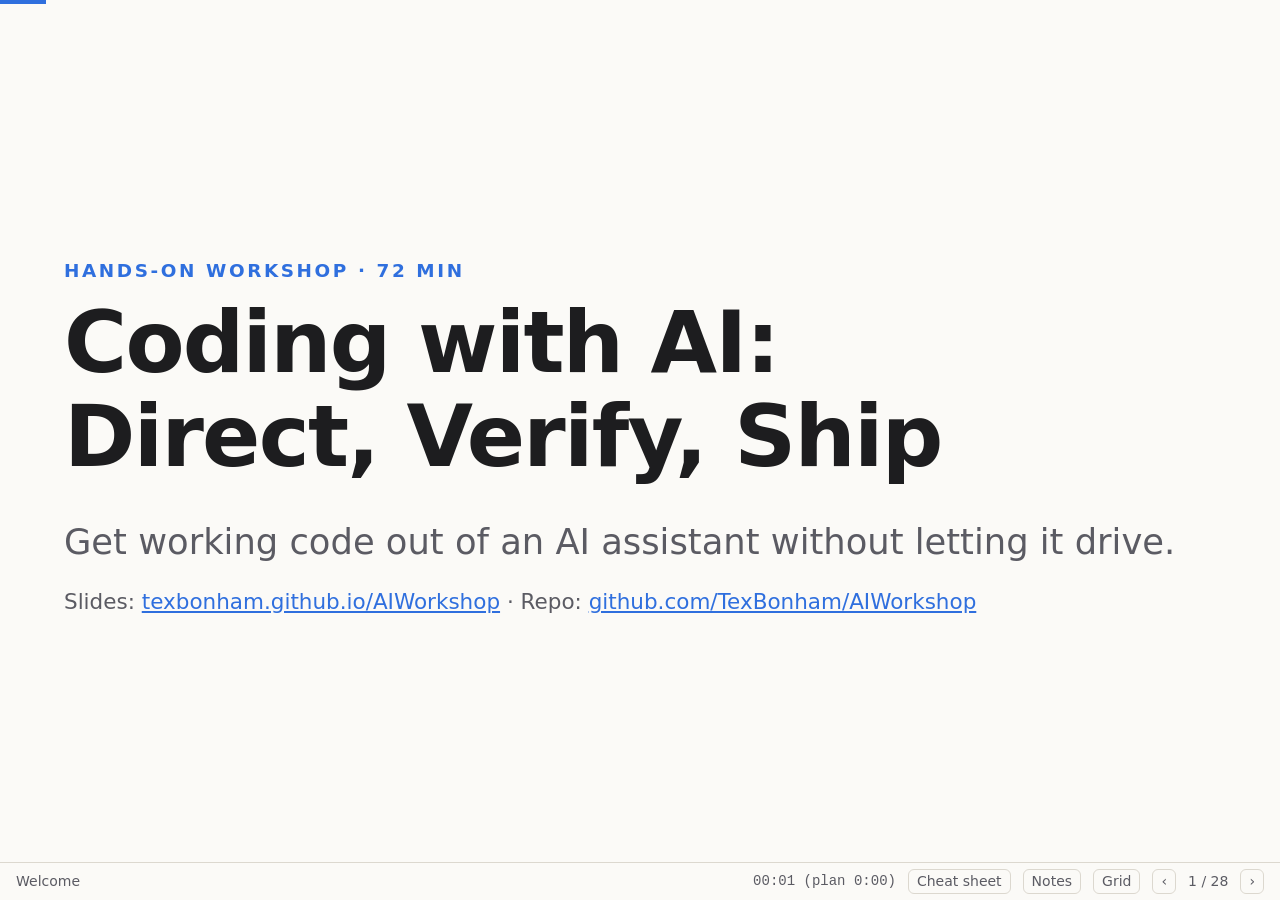
<file: docs/index.html>
<!doctype html>
<html lang="en">
<head>
  <meta charset="utf-8">
  <meta name="viewport" content="width=device-width, initial-scale=1">
  <title>Coding with AI</title>
  <meta name="description" content="Slides for a 72-minute hands-on workshop on directing an AI coding assistant: give it context, make it plan, verify everything, keep the decisions yourself.">
  <link rel="stylesheet" href="css/slides.css">
</head>
<body>
<div class="progress" id="progress"></div>
<main class="deck">

<!-- ===== Section 0: Welcome ===== -->
<section class="slide title-slide" data-section="Welcome" data-at="0:00">
  <div class="kicker">Hands-on workshop · 72 min</div>
  <h1>Coding with AI:<br>Direct, Verify, Ship</h1>
  <p class="lead">Get working code out of an AI assistant without letting it drive.</p>
  <p class="small">Slides: <a href="https://texbonham.github.io/AIWorkshop/">texbonham.github.io/AIWorkshop</a> · Repo: <a href="https://github.com/TexBonham/AIWorkshop">github.com/TexBonham/AIWorkshop</a></p>
  <aside class="notes">
    <ul>
      <li>[0:00] Welcome. Title is a placeholder; change it here and in the &lt;title&gt;.</li>
      <li>Laptops open, signed in to claude.ai, repo ZIP downloaded. Anyone who skipped SETUP.md: hand up now, a helper comes to you.</li>
      <li>Press N to hide these notes, F for fullscreen, T to reset the clock.</li>
    </ul>
  </aside>
</section>

<section class="slide">
  <h2>Today, in 72 minutes</h2>
  <div class="table-wrap">
  <table class="simple">
    <tr><th>Min</th><th>What</th><th>You</th></tr>
    <tr><td>0–3</td><td>Welcome, budget warning, open the ZIP</td><td>follow along</td></tr>
    <tr><td>3–14</td><td>How to work with an AI assistant: two failures, nine habits</td><td>watch</td></tr>
    <tr><td>14–26</td><td><strong>Lab 1</strong> · The bug that isn't where it looks</td><td>hands-on</td></tr>
    <tr><td>26–30</td><td>Debrief · from a complaint to a spec</td><td>discuss</td></tr>
    <tr><td>30–45</td><td><strong>Lab 2</strong> · The complaint</td><td>hands-on</td></tr>
    <tr><td>45–49</td><td>Debrief · building from a brief</td><td>discuss</td></tr>
    <tr><td>49–67</td><td><strong>Lab 3</strong> · Build from a brief (pick one of two)</td><td>hands-on</td></tr>
    <tr><td>67–72</td><td>Recap, take-home, beyond the browser</td><td>listen</td></tr>
  </table>
  </div>
  <p class="small">Every step is in <a href="https://github.com/TexBonham/AIWorkshop/blob/main/LABS.md">LABS.md</a> · prompts in <code>labs/prompts.md</code> · one page: <a href="cheatsheet.html">cheat sheet</a></p>
  <aside class="notes">
    <ul>
      <li>[~0:45] You leave with: a workflow that gets correct code out of an assistant, nine habits, and nine copy-paste prompt skeletons.</li>
      <li>Mostly doing. Three labs. Each one is built so "just fix it" fails and the workflow works.</li>
      <li>Fall behind? LABS.md has every step. Nobody gets left behind.</li>
    </ul>
  </aside>
</section>

<section class="slide">
  <h2>You have a message budget</h2>
  <ul>
    <li>The free limit is on <strong>work</strong>, not a fixed count: long chats, big pastes and page builds cost more</li>
    <li>It's a <strong>rolling 5-hour window</strong>, so a new chat does <strong>not</strong> reset it</li>
    <li>In our dry run on a fresh free account, the limit hit on the <strong>11th</strong> message</li>
  </ul>
  <div class="table-wrap">
  <table class="simple">
    <tr><th>Lab</th><th>Minutes</th><th>Messages</th></tr>
    <tr><td>Lab 1 · the bug</td><td>12</td><td>≤ 3</td></tr>
    <tr><td>Lab 2 · the complaint</td><td>15</td><td>≤ 4</td></tr>
    <tr><td>Lab 3 · build from a brief</td><td>18</td><td>≤ 3</td></tr>
  </table>
  </div>
  <p class="lead">Every "still broken, try again" is a message you don't get back.</p>
  <aside class="notes">
    <ul>
      <li>[~1:15] Measured once, 2026-10-24, weekday afternoon, fresh free account: roughly 10 lab-sized messages. All labs took 9 messages, zero fix rounds; the limit hit on the 11th. Say "roughly 10, measured once", never promise a number.</li>
      <li>No usage meter on a free account, and in the dry run no warning came at all: the 11th reply just stopped mid-sentence. Tell them to count.</li>
      <li>Run out mid-lab? Pair with a neighbour. That's the plan, not a failure.</li>
    </ul>
  </aside>
</section>

<section class="slide lab" data-at="2:00">
  <div class="kicker">Hands-on · Lab 0 · 1 min · 0 messages</div>
  <h2>Set up your workspace</h2>
  <ol>
    <li>Unzip the repo. Double-click <code>labs/lab1-bug/index.html</code>: a grade calculator opens</li>
    <li>Go to <strong>claude.ai</strong> → create one <strong>Project</strong> named <code>AI Workshop</code></li>
    <li>Paste skeleton <span class="skel">#0</span> (the project brief) into the Project's <strong>instructions</strong></li>
    <li>Every lab = a <strong>new chat inside that Project</strong></li>
  </ol>
  <p class="small">No Projects in your sidebar? Fine: paste <span class="skel">#0</span> as the first message of every chat instead.</p>
  <p class="labfoot">Full steps in <a href="https://github.com/TexBonham/AIWorkshop/blob/main/LABS.md#lab-0-set-up-follow-along">LABS.md</a> · skeletons in <code>labs/prompts.md</code></p>
  <aside class="notes">
    <ul>
      <li>[2:00–3:00] Do it live on the projector once. Show where the ZIP unzipped and where prompts.md is.</li>
      <li>Projects are in the left sidebar; the Project instructions field takes skeleton #0 as-is (confirmed in the dry run).</li>
      <li>Most people will finish this during the next section; that's fine. Helpers watch for anyone with no claude.ai login.</li>
      <li>Fallback costs nothing extra: #0 just rides along in message 1 of each lab.</li>
    </ul>
  </aside>
</section>

<!-- ===== Section 1: How to work with an AI assistant ===== -->
<section class="slide divider" data-section="1 · How to work with an AI assistant" data-at="3:00">
  <div class="kicker">Part 1</div>
  <h1>Two ways "just ask" fails</h1>
  <p class="lead">A tiny tip splitter, one bug, two requests.</p>
  <aside class="notes">
    <ul>
      <li>[3:00] Live demo on the instructor's account; screenshots in instructor/demo/ as fallback.</li>
      <li>The example (tip.js) is deliberately not any of the labs. Target: done with both demos by ~7:00.</li>
    </ul>
  </aside>
</section>

<section class="slide">
  <h2>Failure 1: "fix the bug"</h2>
  <div class="chat">
    <div class="you"><span class="who">You</span>fix the bug<pre><code>function splitBill(bill, tipPercent, people) {
  const tip = bill * tipPercent / 100;
  const share = bill / people + tip;
  return roundCents(share);
}
function roundCents(x) {
  let cents = Math.round(x * 100);
  if (cents % 1 !== 0) { cents = Math.ceil(cents); }
  return cents / 100;
}</code></pre></div>
    <div class="ai"><span class="who">Assistant</span>Found it! <code>roundCents</code> is convoluted: the <code>cents % 1</code> check can never be true. I've rewritten it as <code>Math.round(x * 100) / 100</code>. <strong>Fixed!</strong> Your tip splitter should work correctly now.</div>
  </div>
  <div class="card bad"><p>The rounding was ugly but <strong>correct</strong>. The real bug, <em>$60, 20% tip, 3 people shows $32.00 each, expected $24.00</em>, is untouched. It never heard the symptom.</p></div>
  <aside class="notes">
    <ul>
      <li>[~3:30] Live demo on the instructor's account; screenshots in instructor/demo/ as fallback. Exact wording will differ live; the pattern is what matters.</li>
      <li>Ask the room: what was the bug? (Tip isn't divided among people: 60/3 + 12 = 32.) Nobody told the assistant, so it fixed the ugliest code it saw and declared victory.</li>
      <li>"Fixed!" is a claim, not a result. Hold that thought: habit 6.</li>
    </ul>
  </aside>
</section>

<section class="slide">
  <h2>Failure 2: "add X"</h2>
  <div class="chat">
    <div class="you"><span class="who">You</span>Add an option to round each share up to the next dollar. <em>(tip.js pasted)</em></div>
    <div class="ai"><span class="who">Assistant</span>Done! I added a <code>roundUp</code> option. While I was in there I also:
      <ul>
        <li>renamed <code>splitBill</code> to <code>calculateShare</code> for clarity</li>
        <li>converted everything to arrow functions</li>
        <li>formatted the result with a currency symbol</li>
      </ul>
    </div>
  </div>
  <div class="card bad"><p>One request, four changes to review. The page still calls <code>splitBill()</code>, so now <strong>nothing</strong> works, and the display shows <code>$$24.00</code>.</p></div>
  <aside class="notes">
    <ul>
      <li>[~5:30] Live demo on the instructor's account; screenshots in instructor/demo/ as fallback.</li>
      <li>Point: the assistant is eager. Unasked "improvements" are where new bugs come from, and they make the real change hard to find.</li>
      <li>Both failures are preventable with what you say, not with a better model. That's the next 7 minutes.</li>
    </ul>
  </aside>
</section>

<section class="slide">
  <div class="kicker">Habit 1</div>
  <h2><span class="habit">1</span> Context first</h2>
  <p>Start every chat with a short <strong>project brief</strong>: what the code is, what "done" means, what not to touch.</p>
  <div class="cols">
    <div class="card good"><h3>In a Project</h3><p>The brief lives in the Project's instructions. Every new chat starts with it, free.</p></div>
    <div class="card"><h3>No Projects?</h3><p>Paste the brief as the first lines of message 1.</p></div>
  </div>
  <p class="small">Skeleton <span class="skel">#0</span> · it also bans refactors and "fixed!" claims for the whole chat.</p>
  <aside class="notes">
    <ul>
      <li>[~7:00] Target: ~40 s per habit slide. You'll practise all of them in the labs.</li>
      <li>Show skeleton #0 in labs/prompts.md briefly: "list assumptions, smallest change, only app.js, show changed lines, never say fixed".</li>
      <li>That one paste would have prevented most of Failure 2.</li>
    </ul>
  </aside>
</section>

<section class="slide">
  <div class="kicker">Habits 2 and 3</div>
  <h2>Describe what you saw, then prove it</h2>
  <div class="cols">
    <div class="card"><h3><span class="habit">2</span> Symptom, not diagnosis</h3><p>Say what you did, what you saw, what you expected. Don't guess the cause for it; a wrong guess sends it to the wrong place.</p></div>
    <div class="card"><h3><span class="habit">3</span> Reproduce, paste the real output</h3><p>The exact wrong number. The red test lines, copied. <strong>Text, not screenshots.</strong></p></div>
  </div>
  <pre><code>What I saw:      $60, 20% tip, 3 people → $32.00 each
What I expected: $24.00 each ((60 + 12) / 3)</code></pre>
  <p class="small">Skeletons <span class="skel">#1</span> report a bug · <span class="skel">#4</span> report back after testing</p>
  <aside class="notes">
    <ul>
      <li>[~7:40] With these two lines, Failure 1 doesn't happen: it looks at the share math, not the rounding.</li>
      <li>"I think the rounding is wrong" is a diagnosis. If you're wrong, it agrees with you anyway.</li>
    </ul>
  </aside>
</section>

<section class="slide">
  <div class="kicker">Habit 4</div>
  <h2><span class="habit">4</span> Plan before code, with assumptions</h2>
  <p class="lead">"List your assumptions and a plan. Don't write code yet."</p>
  <ol>
    <li>It lists assumptions and a numbered plan</li>
    <li>You <strong>correct</strong> the wrong assumptions</li>
    <li>You <strong>approve</strong> specific steps</li>
    <li>Then it writes code</li>
  </ol>
  <p>A wrong assumption costs one line to fix in a plan, and a whole rewrite after the code.</p>
  <p class="small">Skeletons <span class="skel">#2</span> assumptions + plan · <span class="skel">#3</span> approve and correct</p>
  <aside class="notes">
    <ul>
      <li>[~8:40] This is the habit that matters most for Labs 2 and 3. It feels slower; it is cheaper.</li>
      <li>Reading the assumptions list is where you find out it misunderstood you, before you pay for code.</li>
    </ul>
  </aside>
</section>

<section class="slide">
  <div class="kicker">Habits 5 and 6</div>
  <h2>Steps you can check</h2>
  <div class="cols">
    <div class="card"><h3><span class="habit">5</span> One intention per request</h3><p>Size the step to what you can still check: a line in a small file, a tested feature in a big one. Forbid changes you didn't ask for. "Show me only the changed lines."</p></div>
    <div class="card"><h3><span class="habit">6</span> Verify before you believe</h3><p>It may run its own tests, and say so. Ask what it ran, and read what it says it did <strong>not</strong> test. <strong>Your</strong> checklist, in your browser, decides.</p></div>
  </div>
  <p class="small">Skeletons <span class="skel">#3</span> approve steps 1–3 only · <span class="skel">#4</span> report back · <span class="skel">#8</span> fix only these</p>
  <aside class="notes">
    <ul>
      <li>[~9:40] Every lab has a tests page or a checklist. Its verdict beats the assistant's.</li>
      <li>Free Claude has a code sandbox and uses it unprompted: in the dry run it ran the Lab 2 examples itself and drove a headless browser against its Lab 3 build. Useful, but its tests check its reading of the spec. Yours check yours. Skeleton #0 now asks it to say what it ran and what it did not test.</li>
      <li>Scale: today a step is a line and you check after every edit, because the files are tiny. On a real project a step is a feature behind a test, and the check is one full run at the end of a stage. The size changes; "one intention" and "something other than the assistant decides" never do.</li>
      <li>If it says "fixed" and the test is red, don't argue in prose: paste the red lines (#4).</li>
    </ul>
  </aside>
</section>

<section class="slide">
  <div class="kicker">Habit 7</div>
  <h2><span class="habit">7</span> Read the diff, own the decision</h2>
  <ul>
    <li>You are the reviewer. If you can't say which line changed and why, you're not done.</li>
    <li>When a choice matters, make it argue against itself:</li>
  </ul>
  <pre><code>Give me the strongest case against this approach, and one
alternative. Then tell me which you'd pick and why. No code.</code></pre>
  <p class="small">Skeleton <span class="skel">#6</span> argue against it</p>
  <aside class="notes">
    <ul>
      <li>[~10:40] Assistants agree with you by default. Asking for the case against is how you get the other side.</li>
      <li>Lab 2 is where this pays off: the obvious fix is not the right one.</li>
    </ul>
  </aside>
</section>

<section class="slide">
  <div class="kicker">Habits 8 and 9</div>
  <h2>Keep chats short, spend on purpose</h2>
  <div class="cols">
    <div class="card"><h3><span class="habit">8</span> Fresh chat when context rots</h3><p>Long chats drift and cost more per message. <strong>New lab = new chat.</strong> Your Project brief comes with you.</p></div>
    <div class="card"><h3><span class="habit">9</span> Budget your messages</h3><p>Each lab has a spend plan. LABS.md says <em>"Message 2 of 3"</em> on every step that sends one.</p></div>
  </div>
  <p class="lead">Plan → approve → one change → test → report back.</p>
  <aside class="notes">
    <ul>
      <li>[~11:40] Recap the loop in one line, then go.</li>
      <li>Questions? Take one or two, max. Lab 1 starts at 14:00.</li>
    </ul>
  </aside>
</section>

<!-- ===== Section 2: Lab 1 ===== -->
<section class="slide lab" data-section="2 · Lab 1: The bug" data-at="14:00">
  <div class="kicker">Hands-on · Lab 1 · 12 min · ≤3 messages</div>
  <h2>The bug that isn't where it looks</h2>
  <div class="ticket">
    <p><strong>#41 · Homework average comes out as 50.7%</strong></p>
    <p>I copied my homework scores straight from the syllabus tracker sheet: <strong>9 / 10, 40 / 50, 95 / 100</strong>. The app shows the Homework average as <strong>50.7%</strong>, and my overall grade shows a C. By hand those are 90%, 80% and 95%, which average to <strong>88.3%</strong>, and that should make the overall a B.</p>
    <p>Quizzes and the midterm look right, so it's just Homework.</p>
  </div>
  <ol>
    <li>New chat in your Project. Reproduce it in <code>index.html</code>; open <code>tests.html</code>, copy the red lines</li>
    <li>Msg 1 <span class="skel">#1</span> symptom + red lines + <code>app.js</code>, no code yet</li>
    <li>Msg 2 <span class="skel">#3</span> correct and approve → edit <code>app.js</code>, save, refresh <code>tests.html</code></li>
    <li>Still red? Msg 3 <span class="skel">#4</span> paste the red lines back</li>
    <li>Done: all green, and you can point at the line you changed</li>
  </ol>
  <p class="labfoot">Full steps in <a href="https://github.com/TexBonham/AIWorkshop/blob/main/LABS.md#lab-1-the-bug-that-isnt-where-it-looks">LABS.md</a> · ticket in <code>labs/lab1-bug/README.md</code></p>
  <aside class="notes">
    <ul>
      <li>[14:00–26:00] Reproduce on the projector first: open index.html, the Homework row is already filled in and shows 50.7%; expected 88.3%. Then let them go.</li>
      <li>Walk the room. Look for people who typed "fix the bug": ask what the ticket says, point them at skeleton #1.</li>
      <li>Watch for: a "fix" that turns a different test red. That's the point; paste it back with #4.</li>
      <li>Snags: tests still red after saving → edited the wrong copy of app.js, or didn't refresh. Notepad saved as app.js.txt → Save as type: All files.</li>
      <li>[~24:00] Two-minute warning.</li>
    </ul>
  </aside>
</section>

<!-- ===== Section 3: Debrief Lab 1 ===== -->
<section class="slide divider" data-section="3 · Debrief: complaint to spec" data-at="26:00">
  <div class="kicker">Debrief · Lab 1</div>
  <h1>Where was the bug?</h1>
  <ul>
    <li>Who got all green in two messages? What did you paste in message 1?</li>
    <li>Did anyone's assistant rewrite code that wasn't broken? Did it say "fixed"?</li>
    <li>Did a <em>different</em> test go red after the first fix? What did you send back?</li>
  </ul>
  <aside class="notes">
    <ul>
      <li>[26:00] Two minutes, hands up, take two or three answers. Get one person to say which line changed and why.</li>
      <li>Land it: the symptom plus the red test text pointed straight at the average; "fix the bug" pointed at the ugliest code.</li>
    </ul>
  </aside>
</section>

<section class="slide">
  <h2>From a complaint to a spec</h2>
  <div class="cols">
    <div class="card bad"><h3>A complaint</h3><p>"The search is broken." Real, but it doesn't say what <em>right</em> looks like.</p></div>
    <div class="card good"><h3>A requirement</h3><p>Examples with expected results: "I type X, I see A and B, I don't see C."</p></div>
  </div>
  <ul>
    <li><strong>Examples are the spec.</strong> Write them before you open the chat</li>
    <li><strong>Ask for its assumptions</strong>: the gaps your examples don't cover <span class="skel">#5</span> <span class="skel">#2</span></li>
    <li><strong>Make it argue against</strong> the obvious fix <span class="skel">#6</span></li>
  </ul>
  <aside class="notes">
    <ul>
      <li>[~28:00] Bridge to Lab 2. Nothing is broken in Lab 2: every test passes. The code does what it was written to do, not what people expect.</li>
      <li>You decide what "correct" is. The assistant can't, because only the owner knows.</li>
    </ul>
  </aside>
</section>

<!-- ===== Section 4: Lab 2 ===== -->
<section class="slide lab" data-section="4 · Lab 2: The complaint" data-at="30:00">
  <div class="kicker">Hands-on · Lab 2 · 15 min · ≤4 messages</div>
  <h2>The complaint</h2>
  <div class="ticket">
    <p class="from">From a student, via the feedback form</p>
    <p>The search on the events page is broken. I typed <strong>art</strong> and got <em>Startup Weekend</em> and <em>Cartography Club</em>. Neither of those has anything to do with art. The actual <em>Art Society Open Studio</em> was in the list, but so was a bunch of junk.</p>
  </div>
  <ol>
    <li>New chat. <strong>Before opening Claude:</strong> write 5 example searches with expected results</li>
    <li>Msg 1 <span class="skel">#5</span> complaint + <strong>all five</strong> examples filled in + <code>app.js</code></li>
    <li>Msg 2 <span class="skel">#3</span> your decisions → apply, refresh <code>tests.html</code>, try your examples</li>
    <li>Checklist on the projector → only if something fails, Msg 3 <span class="skel">#8</span></li>
    <li>Msg 4: ask for 2 tests for the new behaviour, paste them into <code>tests.js</code></li>
  </ol>
  <p class="labfoot">Full steps in <a href="https://github.com/TexBonham/AIWorkshop/blob/main/LABS.md#lab-2-the-complaint">LABS.md</a></p>
  <aside class="notes">
    <ul>
      <li>[30:00–45:00] Stress step 1: pen and paper (or a text file) first. No examples, no message 1.</li>
      <li>Walk the room. If someone's plan makes the match much stricter, ask them to try a few partial words in index.html, then point them at #6.</li>
      <li>Don't reveal the owner's intent before the checklist slide.</li>
      <li>Snag: tests.js edit breaks tests.html → they pasted outside the list; check the end of the file.</li>
    </ul>
  </aside>
</section>

<section class="slide center" data-at="37:00">
  <div class="kicker">Lab 2 · minute 7</div>
  <h2>Acceptance checklist</h2>
  <p class="lead">The owner's checklist is now on the projector.</p>
  <p>Run every query in <code>index.html</code>. Anything that fails goes into skeleton <span class="skel">#8</span>.</p>
  <aside class="notes">
    <ul>
      <li>[37:00] Switch the projector to instructor/checklists/lab2.md (written after the Gate 3 dry run). It is NOT in this deck because the deck is public.</li>
      <li>Leave it up until ~43:00. Ask: whose examples already covered most of it?</li>
      <li>[~43:00] Last step: ask for two tests for the new behaviour and paste them into tests.js.</li>
    </ul>
  </aside>
</section>

<!-- ===== Section 5: Debrief Lab 2 ===== -->
<section class="slide divider" data-section="5 · Debrief: brief to build" data-at="45:00">
  <div class="kicker">Debrief · Lab 2</div>
  <h1>Who decided what "art" means?</h1>
  <ul>
    <li>Who wrote all 5 examples before opening Claude? How many checklist items did they already cover?</li>
    <li>Which of its assumptions did you correct?</li>
    <li>Did anyone's plan match whole words only? What did that break?</li>
  </ul>
  <aside class="notes">
    <ul>
      <li>[45:00] Two minutes. Get one wrong assumption out loud.</li>
      <li>Land it: the obvious fix (whole words only) is the wrong one: it breaks partial-word searches people rely on. Only the owner's examples tell you that.</li>
    </ul>
  </aside>
</section>

<section class="slide">
  <h2>From a brief to a build</h2>
  <p class="lead">Brief → spec → acceptance checks → <strong>one</strong> build → test locally → fix only what fails</p>
  <div class="cols">
    <div class="card"><h3>Why one build</h3><p>A whole page is a long reply. Each rebuild costs far more of your budget than a short answer. Settle the spec first, then build once.</p></div>
    <div class="card"><h3>Test it where it runs</h3><p>The build arrives as an artifact with a <strong>Download</strong> button. Open the file in your browser and tick your list.</p></div>
  </div>
  <ul>
    <li>It will test its own build. Good. In Lab 2 its checks passed while one of your decisions was still open.</li>
  </ul>
  <p class="small">Skeletons <span class="skel">#7</span> build from a brief · <span class="skel">#3</span> approve · <span class="skel">#8</span> fix round</p>
  <aside class="notes">
    <ul>
      <li>[~47:00] An <em>artifact</em> is the panel where Claude shows a whole file. Show its Download button on the projector. In the dry run both builds arrived as downloadable artifacts.</li>
      <li>Free accounts get a code sandbox: in the dry run it ran a headless browser against its own build unprompted. Its tests check its reading of the brief; theirs check theirs.</li>
      <li>Fix rounds name the failing checks only. "Make it better" restarts the whole page.</li>
    </ul>
  </aside>
</section>

<section class="slide" data-at="48:30">
  <div class="kicker">30 seconds</div>
  <h2>Count your messages</h2>
  <ul>
    <li>There is <strong>no usage meter</strong> on a free account, and you may get no warning: the reply just stops</li>
    <li>Sent <strong>7 or more</strong> messages today? Pick <strong>brief B</strong></li>
    <li>Fewer? Pick <strong>brief A</strong></li>
  </ul>
  <aside class="notes">
    <ul>
      <li>[48:30] Hands up: who has sent 7 or more messages today, including outside the workshop? Those people take B or pair up.</li>
      <li>Pairing plan: one laptop drives, the other person writes the acceptance checks.</li>
    </ul>
  </aside>
</section>

<!-- ===== Section 6: Lab 3 ===== -->
<section class="slide lab" data-section="6 · Lab 3: Build from a brief" data-at="49:00">
  <div class="kicker">Hands-on · Lab 3 · 18 min · ≤3 messages</div>
  <h2>Build from a brief: pick one</h2>
  <div class="cols">
    <div class="card"><h3>A · Class schedule builder</h3><p><strong>Standard pick.</strong> An advising office wants a weekly grid that shows which courses collide.</p><p><code>labs/lab3-build/brief-schedule.md</code></p></div>
    <div class="card"><h3>B · Game of Life</h3><p><strong>Lighter pick:</strong> low on budget, or want the more visual result. A club wants a demo page for its fair table.</p><p><code>labs/lab3-build/brief-life.md</code></p></div>
  </div>
  <p class="lead">The other one is your take-home.</p>
  <aside class="notes">
    <ul>
      <li>[49:00] One minute to choose. Most people should take A.</li>
      <li>Both briefs are deliberately vague. The "What the brief does not say" list under each one is the real work.</li>
    </ul>
  </aside>
</section>

<section class="slide lab">
  <div class="kicker">Hands-on · Lab 3 · 18 min · ≤3 messages</div>
  <h2>Spec first, build once</h2>
  <ol>
    <li>On paper: answer "What the brief does not say", then write 8–12 acceptance checks</li>
    <li>New chat. Msg 1 <span class="skel">#7</span> brief + checks, no build yet</li>
    <li>Msg 2 <span class="skel">#3</span> correct its assumptions, approve → <strong>one</strong> build</li>
    <li><strong>Download</strong> the artifact, open it in your browser, tick your list</li>
    <li>Msg 3 <span class="skel">#8</span> one fix round: only the checks that failed</li>
  </ol>
  <p class="labfoot">Full steps in <a href="https://github.com/TexBonham/AIWorkshop/blob/main/LABS.md#lab-3-build-from-a-brief">LABS.md</a></p>
  <aside class="notes">
    <ul>
      <li>[~50:00–65:00] Push the paper step hard: 5 minutes of writing saves messages. Dry run: 2 messages each, A in 10 min, B in 6 min.</li>
      <li>Walk the room. "Make it nicer" is not a check; ask what they would click to test it.</li>
      <li>Snags: artifact won't download → copy the code into a new file ending .html; TextEdit → Format → Make Plain Text first. Reply died mid-sentence → probably the limit; in the dry run the artifact was already there to download.</li>
      <li>[~63:00] Two minutes to self-check.</li>
    </ul>
  </aside>
</section>

<section class="slide center" data-at="65:00">
  <div class="kicker">Lab 3 · self-check</div>
  <h2>How does yours compare?</h2>
  <p class="lead">The instructor's checklist for your brief is on the projector.</p>
  <p>How many did your own list already cover? Which ones did you miss?</p>
  <aside class="notes">
    <ul>
      <li>[65:00] Show instructor/checklists/lab3-schedule.md, then lab3-life.md (written after the Gate 3 dry run). Not in this deck because the deck is public.</li>
      <li>Self-check only; no grading. Ask for one check someone had that the instructor's list doesn't.</li>
    </ul>
  </aside>
</section>

<!-- ===== Section 7: Wrap-up ===== -->
<section class="slide divider" data-section="7 · Wrap-up" data-at="67:00">
  <div class="kicker">Wrap-up</div>
  <h1>The nine habits</h1>
  <div class="table-wrap">
  <table class="simple">
    <tr><td><span class="habit">1</span> Context first</td><td><span class="habit">4</span> Plan + assumptions before code</td><td><span class="habit">7</span> Read the diff, own the decision</td></tr>
    <tr><td><span class="habit">2</span> Symptom, not diagnosis</td><td><span class="habit">5</span> One intention per request</td><td><span class="habit">8</span> Fresh chat when context rots</td></tr>
    <tr><td><span class="habit">3</span> Reproduce, paste real output</td><td><span class="habit">6</span> Verify before you believe</td><td><span class="habit">9</span> Budget your messages</td></tr>
  </table>
  </div>
  <p class="lead">You direct. It types. Your tests decide.</p>
  <aside class="notes">
    <ul>
      <li>[67:00] One sentence per column: give it context and evidence; make it plan and keep it small; check it and own it.</li>
    </ul>
  </aside>
</section>

<section class="slide">
  <h2>Take-home</h2>
  <ul>
    <li><strong>Build the other Lab 3 brief</strong>, start to finish, in a fresh chat</li>
    <li>Keep <code>labs/prompts.md</code>: skeletons <span class="skel">#0</span>–<span class="skel">#8</span> work on any project</li>
    <li>Unfinished lab? Every step is in <a href="https://github.com/TexBonham/AIWorkshop/blob/main/LABS.md">LABS.md</a></li>
  </ul>
  <p class="small">One page to keep: <a href="cheatsheet.html">cheat sheet</a></p>
  <aside class="notes">
    <ul>
      <li>[~68:30] Wait for your usage window to reset before starting the take-home.</li>
      <li>Try it on your own coursework next: write the brief (#0) first.</li>
    </ul>
  </aside>
</section>

<section class="slide">
  <h2>Beyond the browser</h2>
  <ul>
    <li>Paid tiers add <strong>Claude Code</strong>: the assistant works in a terminal on your real files, and plugs into editors</li>
    <li>Other tools do similar things: GitHub Copilot, Cursor, and more</li>
    <li><strong>The habits don't change.</strong> Context, symptoms, plan first, small changes, verify, own the decision</li>
  </ul>
  <p class="lead">The tool will change. Directing it is the skill.</p>
  <aside class="notes">
    <ul>
      <li>[~70:00] Don't quote prices or limits; they change. Point people at the providers' own pages.</li>
      <li>The more an assistant can do on its own, the more habits 4, 6 and 7 matter.</li>
    </ul>
  </aside>
</section>

<section class="slide center">
  <h2>Thank you</h2>
  <p class="lead">Direct. Verify. Ship.</p>
  <p class="small"><a href="https://github.com/TexBonham/AIWorkshop">github.com/TexBonham/AIWorkshop</a> · <a href="cheatsheet.html">cheat sheet</a></p>
  <aside class="notes">
    <ul>
      <li>[~71:00] Thank helpers. Leave this up while people pack.</li>
    </ul>
  </aside>
</section>

</main>

<nav class="hud" aria-label="Slide controls">
  <span class="section-name" id="section-name"></span>
  <span class="clock hide-narrow" id="clock" title="Elapsed time (press T to reset)"></span>
  <a href="cheatsheet.html" class="hide-narrow">Cheat sheet</a>
  <button type="button" id="btn-notes" class="hide-narrow" title="Speaker notes (N)">Notes</button>
  <button type="button" id="btn-overview" class="hide-narrow" title="Overview (O)">Grid</button>
  <button type="button" id="btn-prev" aria-label="Previous slide">‹</button>
  <span id="counter">1 / 1</span>
  <button type="button" id="btn-next" aria-label="Next slide">›</button>
</nav>

<script src="js/slides.js"></script>
</body>
</html>
</file>
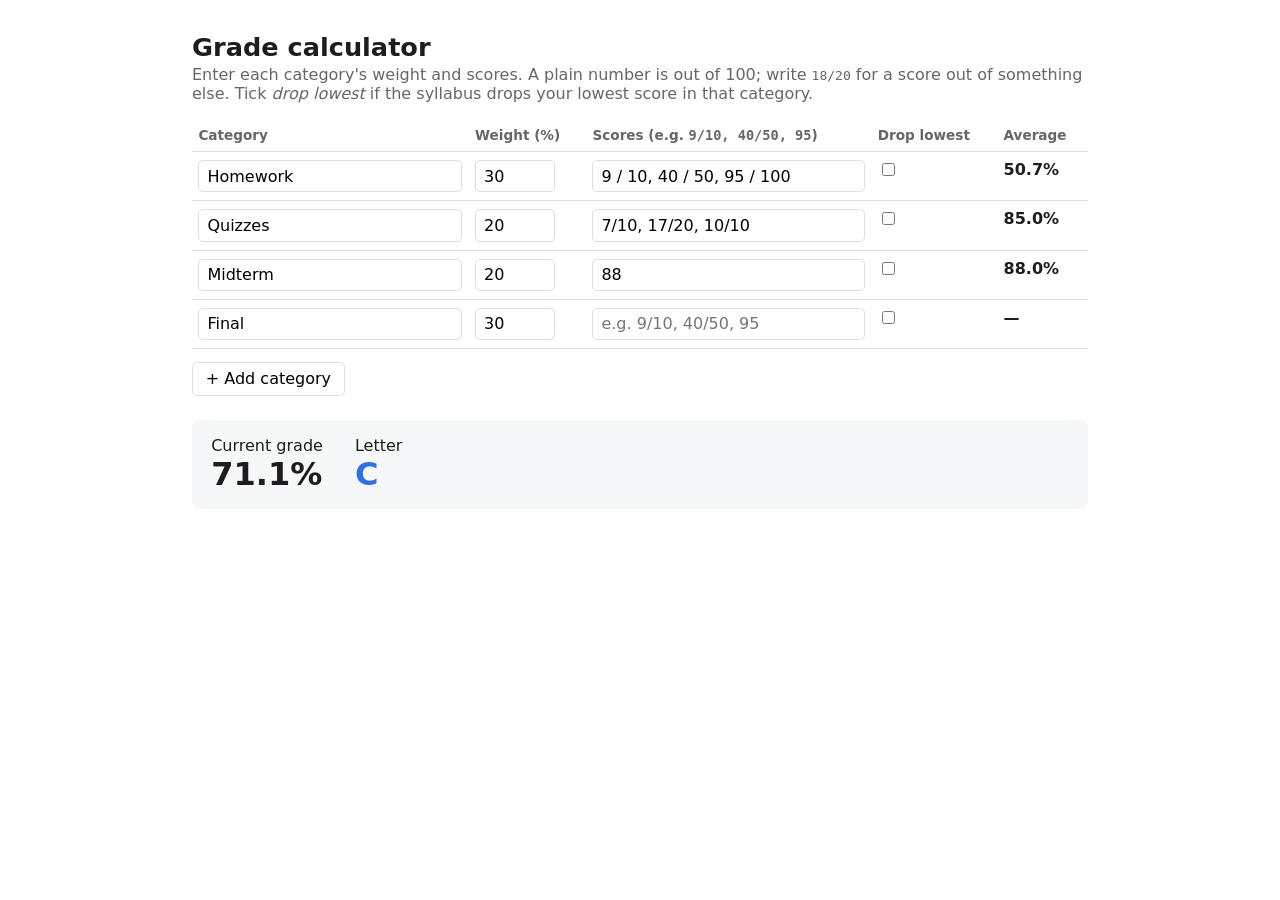
<file: labs/lab1-bug/index.html>
<!doctype html>
<html lang="en">
<head>
<meta charset="utf-8">
<meta name="viewport" content="width=device-width, initial-scale=1">
<title>Grade calculator</title>
<style>
  :root { --ink: #1d1d1f; --muted: #666; --line: #ddd; --accent: #2f6fde; --bg: #fff; --card: #f6f7f9; }
  body { font-family: system-ui, sans-serif; margin: 2rem auto; max-width: 56rem; padding: 0 1rem; color: var(--ink); background: var(--bg); }
  h1 { font-size: 1.6rem; margin-bottom: .2rem; }
  p.lead { color: var(--muted); margin-top: 0; }
  table { width: 100%; border-collapse: collapse; }
  th, td { text-align: left; padding: .5rem .4rem; border-bottom: 1px solid var(--line); vertical-align: top; }
  th { font-size: .85rem; color: var(--muted); font-weight: 600; }
  input[type="text"], input[type="number"] { font: inherit; padding: .35rem .5rem; border: 1px solid var(--line); border-radius: .3rem; width: 100%; box-sizing: border-box; }
  input[type="number"] { width: 5rem; }
  td.avg { font-variant-numeric: tabular-nums; white-space: nowrap; font-weight: 600; }
  .total { margin-top: 1.5rem; padding: 1rem 1.2rem; background: var(--card); border-radius: .5rem; display: flex; gap: 2rem; align-items: baseline; }
  .total .num { font-size: 2rem; font-weight: 700; }
  .total .letter { font-size: 2rem; font-weight: 700; color: var(--accent); }
  button { font: inherit; padding: .4rem .8rem; border: 1px solid var(--line); background: #fff; border-radius: .3rem; cursor: pointer; margin-top: .8rem; }
  button:hover { border-color: var(--accent); }
  .warn { color: #a12626; font-size: .9rem; }
</style>
</head>
<body>
<h1>Grade calculator</h1>
<p class="lead">Enter each category's weight and scores. A plain number is out of 100; write <code>18/20</code> for a score out of something else. Tick <em>drop lowest</em> if the syllabus drops your lowest score in that category.</p>

<table>
  <thead>
    <tr><th>Category</th><th>Weight (%)</th><th>Scores (e.g. <code>9/10, 40/50, 95</code>)</th><th>Drop lowest</th><th>Average</th></tr>
  </thead>
  <tbody id="rows"></tbody>
</table>
<button id="add">+ Add category</button>
<p id="weightWarn" class="warn" hidden>Weights don't add up to 100%. The total below uses only the categories that have scores, scaled to their weights.</p>

<div class="total">
  <div><div>Current grade</div><div class="num" id="total">—</div></div>
  <div><div>Letter</div><div class="letter" id="letter">—</div></div>
</div>

<script src="app.js"></script>
<script>
  const starting = [
    { name: "Homework", weight: 30, scores: "9 / 10, 40 / 50, 95 / 100", dropLowest: false },
    { name: "Quizzes", weight: 20, scores: "7/10, 17/20, 10/10", dropLowest: false },
    { name: "Midterm", weight: 20, scores: "88", dropLowest: false },
    { name: "Final", weight: 30, scores: "", dropLowest: false }
  ];

  const rows = document.getElementById("rows");

  function addRow(data) {
    const tr = document.createElement("tr");
    tr.innerHTML =
      '<td><input type="text" class="name" value=""></td>' +
      '<td><input type="number" class="weight" min="0" max="100" step="1" value=""></td>' +
      '<td><input type="text" class="scores" value="" placeholder="e.g. 9/10, 40/50, 95"></td>' +
      '<td><input type="checkbox" class="drop"></td>' +
      '<td class="avg">—</td>';
    tr.querySelector(".name").value = data.name;
    tr.querySelector(".weight").value = data.weight;
    tr.querySelector(".scores").value = data.scores;
    tr.querySelector(".drop").checked = data.dropLowest;
    rows.appendChild(tr);
  }

  function readRows() {
    const inputs = [];
    for (const tr of rows.querySelectorAll("tr")) {
      inputs.push({
        name: tr.querySelector(".name").value,
        weight: tr.querySelector(".weight").value,
        scores: tr.querySelector(".scores").value,
        dropLowest: tr.querySelector(".drop").checked
      });
    }
    return inputs;
  }

  function render() {
    const inputs = readRows();
    const result = App.summarize(inputs);
    const trs = rows.querySelectorAll("tr");
    let weightSum = 0;
    for (let i = 0; i < trs.length; i++) {
      trs[i].querySelector(".avg").textContent = App.formatPercent(result.categories[i].average);
      weightSum += result.categories[i].weight;
    }
    document.getElementById("weightWarn").hidden = weightSum === 100;
    document.getElementById("total").textContent = App.formatPercent(result.total);
    document.getElementById("letter").textContent = result.letter;
  }

  for (const data of starting) {
    addRow(data);
  }
  rows.addEventListener("input", render);
  document.getElementById("add").addEventListener("click", function () {
    addRow({ name: "", weight: "", scores: "", dropLowest: false });
    render();
  });
  render();
</script>
</body>
</html>
</file>
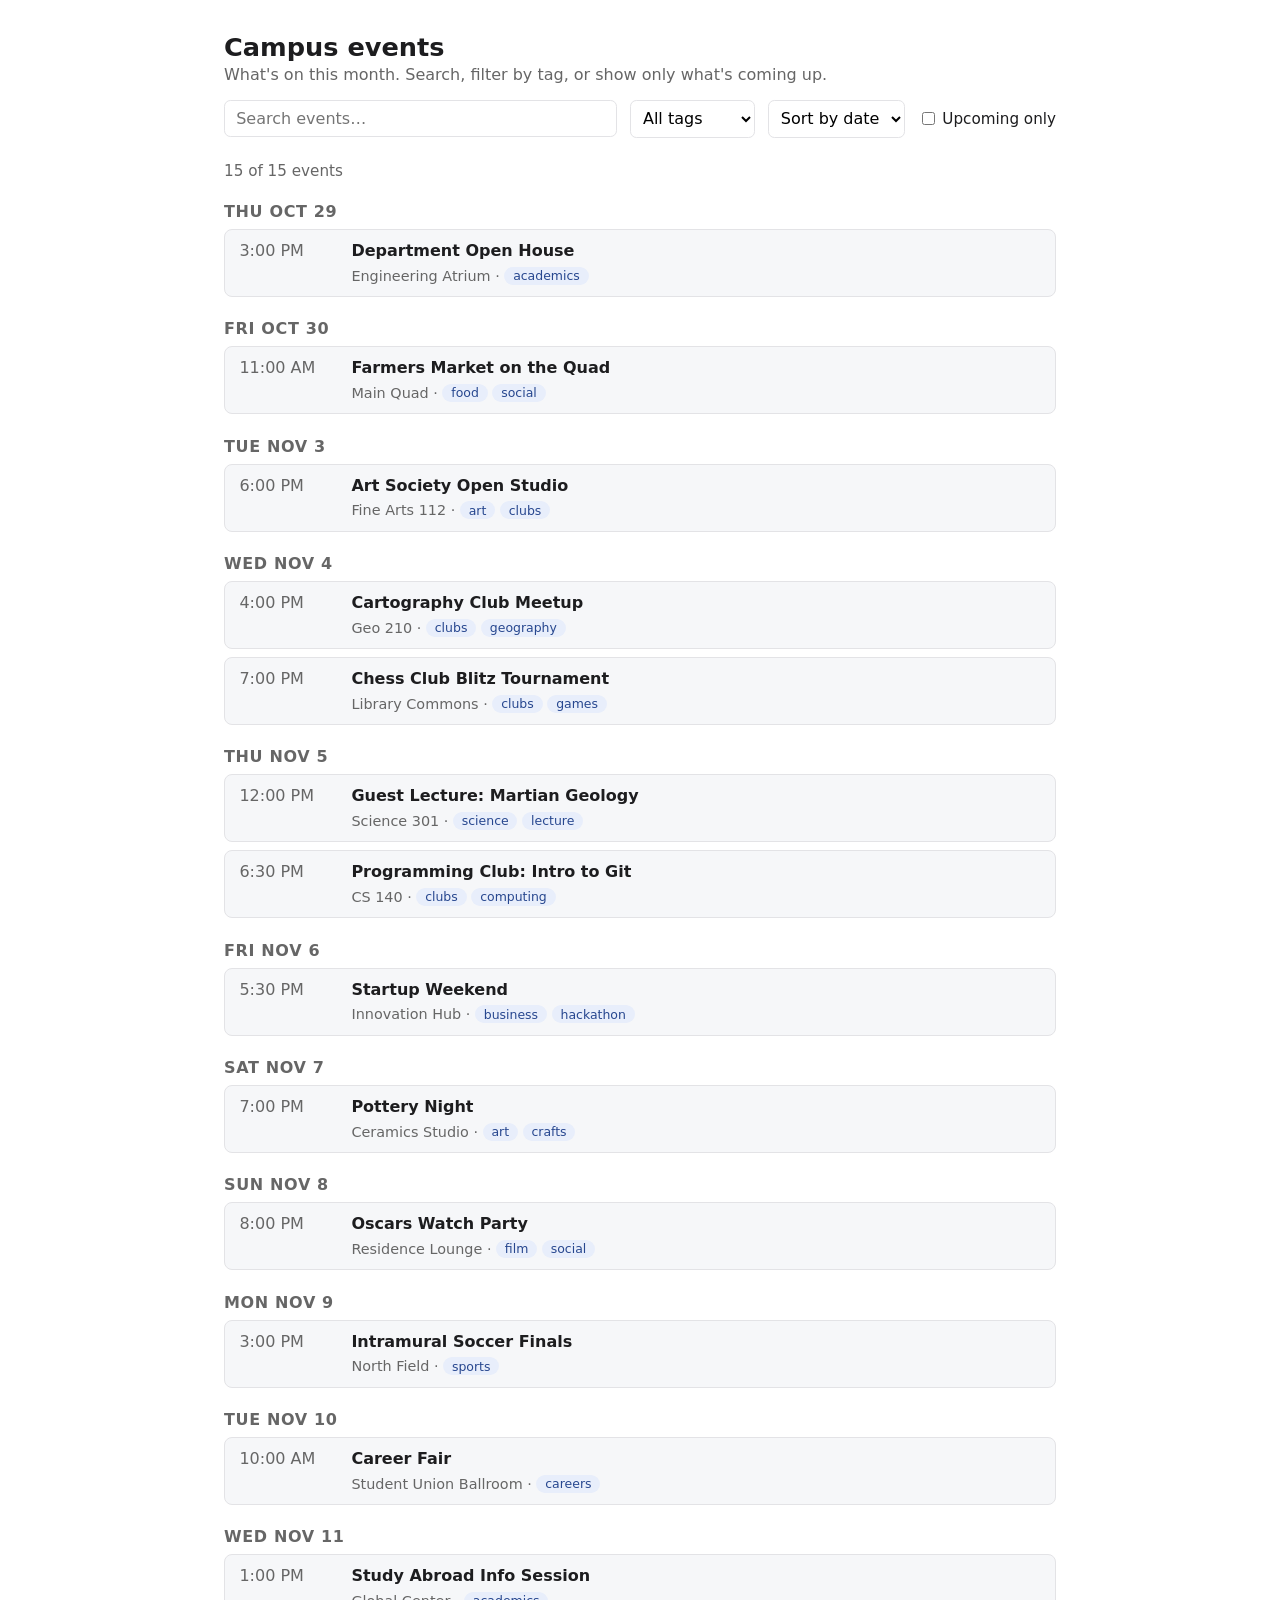
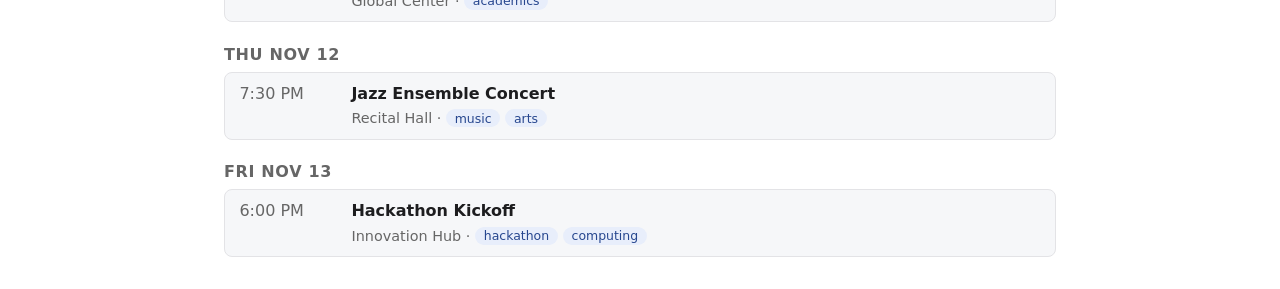
<file: labs/lab2-complaint/index.html>
<!doctype html>
<html lang="en">
<head>
<meta charset="utf-8">
<meta name="viewport" content="width=device-width, initial-scale=1">
<title>Campus events</title>
<style>
  :root { --ink: #1d1d1f; --muted: #666; --line: #e3e3e6; --accent: #2f6fde; --bg: #fff; --card: #f6f7f9; }
  body { font-family: system-ui, sans-serif; margin: 2rem auto; max-width: 52rem; padding: 0 1rem; color: var(--ink); background: var(--bg); }
  h1 { font-size: 1.6rem; margin-bottom: .2rem; }
  p.lead { color: var(--muted); margin-top: 0; }
  .controls { display: flex; flex-wrap: wrap; gap: .8rem; align-items: center; margin: 1rem 0 1.5rem; }
  .controls input[type="search"] { flex: 1 1 14rem; font: inherit; padding: .5rem .7rem; border: 1px solid var(--line); border-radius: .4rem; }
  .controls select { font: inherit; padding: .45rem .5rem; border: 1px solid var(--line); border-radius: .4rem; background: #fff; }
  .controls label { font-size: .95rem; display: flex; gap: .3rem; align-items: center; }
  h2 { font-size: 1rem; color: var(--muted); margin: 1.4rem 0 .5rem; text-transform: uppercase; letter-spacing: .04em; }
  .event { display: grid; grid-template-columns: 6rem 1fr; gap: .4rem 1rem; padding: .7rem .9rem; border: 1px solid var(--line); border-radius: .5rem; margin: .5rem 0; background: var(--card); }
  .event .time { color: var(--muted); font-variant-numeric: tabular-nums; }
  .event .title { font-weight: 600; }
  .event .meta { grid-column: 2; font-size: .9rem; color: var(--muted); }
  .tag { display: inline-block; font-size: .78rem; background: #e8eefb; color: #27478f; border-radius: 999px; padding: .1rem .55rem; margin-right: .3rem; }
  mark { background: #ffe88a; padding: 0 .1em; }
  .count { color: var(--muted); font-size: .95rem; }
  .empty { padding: 2rem; text-align: center; color: var(--muted); }
</style>
</head>
<body>
<h1>Campus events</h1>
<p class="lead">What's on this month. Search, filter by tag, or show only what's coming up.</p>

<div class="controls">
  <input type="search" id="query" placeholder="Search events…" autocomplete="off">
  <select id="tag"><option value="">All tags</option></select>
  <select id="sort">
    <option value="date">Sort by date</option>
    <option value="title">Sort by title</option>
  </select>
  <label><input type="checkbox" id="upcoming"> Upcoming only</label>
</div>
<div class="count" id="count"></div>
<div id="list"></div>

<script src="app.js"></script>
<script>
  const queryInput = document.getElementById("query");
  const tagSelect = document.getElementById("tag");
  const sortSelect = document.getElementById("sort");
  const upcomingBox = document.getElementById("upcoming");
  const list = document.getElementById("list");
  const count = document.getElementById("count");

  for (const tag of App.availableTags(App.EVENTS)) {
    const option = document.createElement("option");
    option.value = tag;
    option.textContent = tag;
    tagSelect.appendChild(option);
  }

  function todayIso() {
    const d = new Date();
    const month = String(d.getMonth() + 1).padStart(2, "0");
    const day = String(d.getDate()).padStart(2, "0");
    return d.getFullYear() + "-" + month + "-" + day;
  }

  function currentState() {
    return {
      query: queryInput.value,
      tag: tagSelect.value,
      upcomingOnly: upcomingBox.checked,
      sort: sortSelect.value
    };
  }

  function applyState(state) {
    queryInput.value = state.query;
    tagSelect.value = state.tag;
    upcomingBox.checked = state.upcomingOnly;
    sortSelect.value = state.sort;
  }

  function render() {
    const state = currentState();
    const newHash = App.writeState(state);
    if (newHash !== location.hash) {
      history.replaceState(null, "", newHash === "" ? location.pathname : newHash);
    }
    const results = App.search(App.EVENTS, state, todayIso());
    list.innerHTML = "";
    if (results.length === 0) {
      list.innerHTML = '<div class="empty">Nothing matches. Try a different word or clear the tag filter.</div>';
    }
    count.textContent = results.length + " of " + App.EVENTS.length + " events";
    let groups;
    if (state.sort === "date") {
      groups = App.groupByDay(results);
    } else {
      groups = [{ date: null, events: results }];
    }
    for (const group of groups) {
      if (group.date !== null) {
        const heading = document.createElement("h2");
        heading.textContent = App.formatDate(group.date);
        list.appendChild(heading);
      }
      for (const event of group.events) {
        const card = document.createElement("div");
        card.className = "event";
        let when = App.formatTime(event.time);
        if (group.date === null) {
          when = App.formatDate(event.date) + " · " + when;
        }
        card.innerHTML =
          '<div class="time">' + when + '</div>' +
          '<div class="title">' + App.highlight(event.title, state.query) + '</div>' +
          '<div class="meta">' + event.location + ' · ' +
            event.tags.map(function (t) { return '<span class="tag">' + t + '</span>'; }).join("") +
          '</div>';
        list.appendChild(card);
      }
    }
  }

  applyState(App.readState(location.hash));
  for (const el of [queryInput, tagSelect, sortSelect, upcomingBox]) {
    el.addEventListener("input", render);
    el.addEventListener("change", render);
  }
  window.addEventListener("hashchange", function () {
    applyState(App.readState(location.hash));
    render();
  });
  render();
</script>
</body>
</html>
</file>
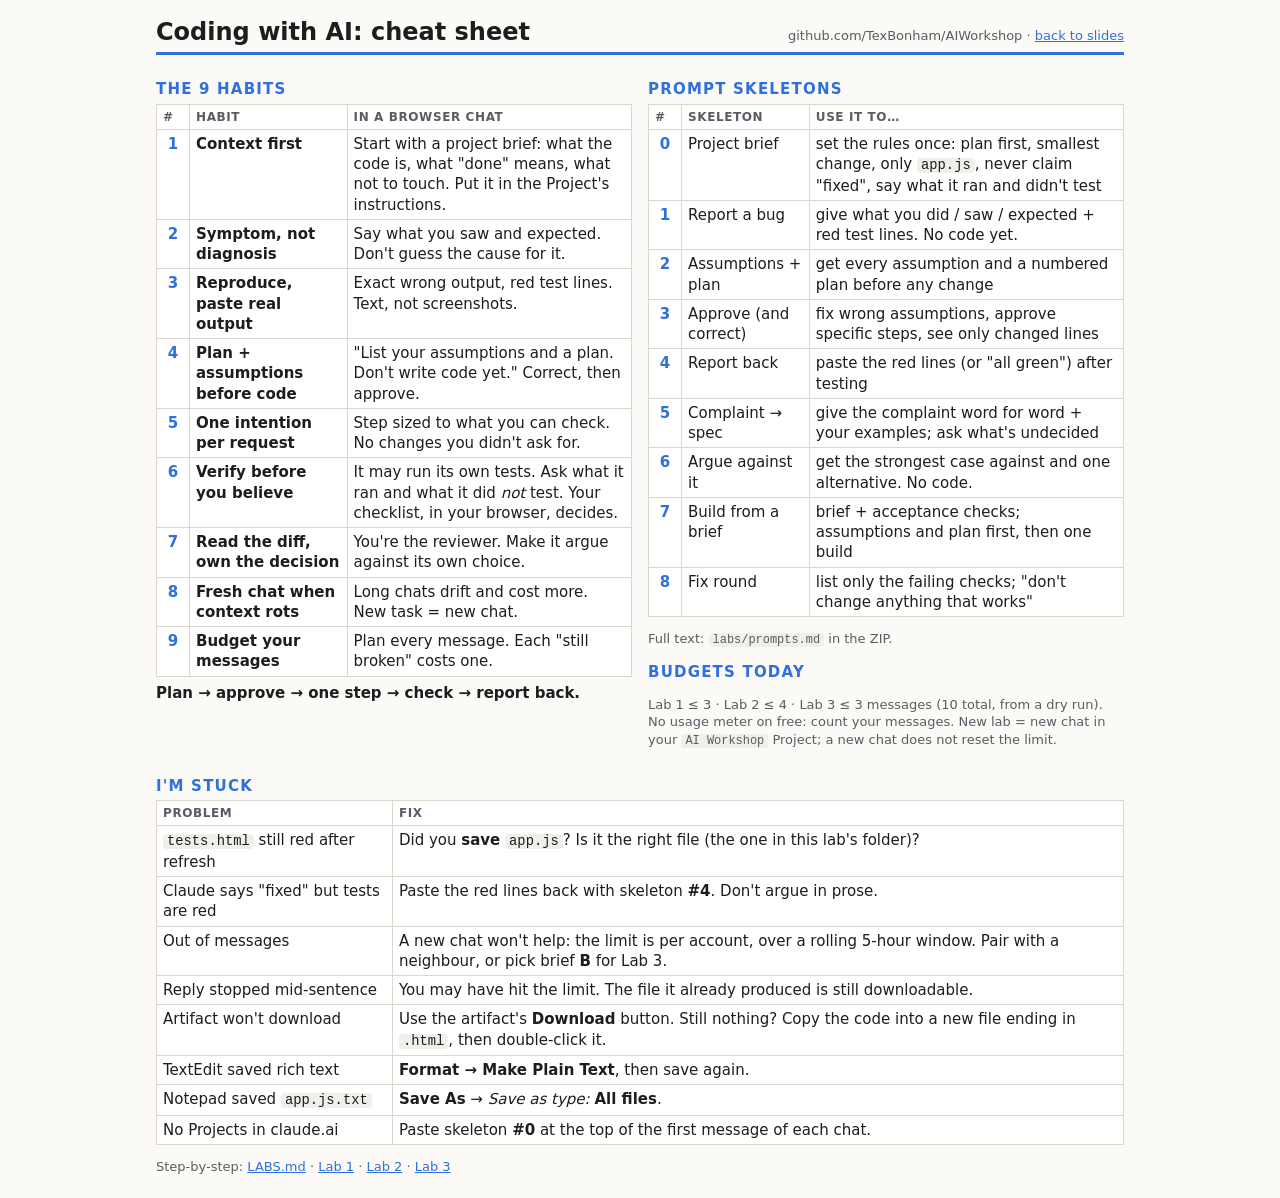
<file: docs/cheatsheet.html>
<!doctype html>
<html lang="en">
<head>
  <meta charset="utf-8">
  <meta name="viewport" content="width=device-width, initial-scale=1">
  <title>AI Coding Cheat Sheet</title>
  <meta name="description" content="One-page cheat sheet: nine habits for directing an AI coding assistant, the numbered prompt skeletons, and fixes for common problems.">
  <style>
    :root {
      --bg: #fbfaf7;
      --surface: #ffffff;
      --text: #1d1d1f;
      --muted: #5b5b63;
      --accent: #2f6fde;
      --border: #dcd8cf;
      --code-bg: #f1efe9;
      --font: system-ui, -apple-system, "Segoe UI", Roboto, "Helvetica Neue", Arial, sans-serif;
      --mono: ui-monospace, "Cascadia Code", "SF Mono", Menlo, Consolas, monospace;
    }

    @media (prefers-color-scheme: dark) {
      :root:not([data-theme="light"]) {
        --bg: #15161a;
        --surface: #1e2026;
        --text: #ecebe7;
        --muted: #a3a3ad;
        --accent: #7aa7ff;
        --border: #353844;
        --code-bg: #262932;
      }
    }

    :root[data-theme="dark"] {
      --bg: #15161a;
      --surface: #1e2026;
      --text: #ecebe7;
      --muted: #a3a3ad;
      --accent: #7aa7ff;
      --border: #353844;
      --code-bg: #262932;
    }

    * {
      box-sizing: border-box;
    }

    body {
      margin: 0;
      background: var(--bg);
      color: var(--text);
      font-family: var(--font);
      font-size: 15px;
      line-height: 1.35;
    }

    main {
      max-width: 1000px;
      margin: 0 auto;
      padding: 16px;
    }

    header {
      display: flex;
      flex-wrap: wrap;
      justify-content: space-between;
      align-items: baseline;
      gap: 8px;
      border-bottom: 3px solid var(--accent);
      margin-bottom: 10px;
    }

    h1 {
      font-size: 24px;
      margin: 0 0 4px;
    }

    h2 {
      font-size: 15px;
      text-transform: uppercase;
      letter-spacing: 0.08em;
      color: var(--accent);
      margin: 14px 0 4px;
    }

    a {
      color: var(--accent);
    }

    code {
      font-family: var(--mono);
      background: var(--code-bg);
      padding: 0 4px;
      border-radius: 4px;
      font-size: 0.92em;
      overflow-wrap: anywhere;
    }

    .wrap {
      overflow-x: auto;
    }

    table {
      border-collapse: collapse;
      width: 100%;
      background: var(--surface);
    }

    th,
    td {
      text-align: left;
      vertical-align: top;
      border: 1px solid var(--border);
      padding: 4px 6px;
    }

    th {
      font-size: 12px;
      color: var(--muted);
      text-transform: uppercase;
      letter-spacing: 0.05em;
    }

    td.n {
      width: 2.2em;
      text-align: center;
      font-weight: 700;
      color: var(--accent);
    }

    .grid {
      display: grid;
      grid-template-columns: 1fr;
      gap: 0 16px;
    }

    @media (min-width: 760px) {
      .grid {
        grid-template-columns: 1fr 1fr;
      }
    }

    .muted {
      color: var(--muted);
      font-size: 13px;
    }

    .loop {
      font-weight: 600;
      margin: 6px 0 0;
    }

    @media print {
      @page {
        size: letter portrait;
        margin: 0.4in;
      }

      :root {
        --bg: #ffffff;
        --surface: #ffffff;
        --text: #000000;
        --muted: #333333;
        --accent: #1a4fa8;
        --border: #999999;
        --code-bg: #eeeeee;
      }

      body {
        font-size: 9.5pt;
      }

      main {
        padding: 0;
        max-width: none;
      }

      h1 {
        font-size: 16pt;
      }

      h2 {
        font-size: 10pt;
        margin-top: 8px;
      }

      th,
      td {
        padding: 2px 5px;
      }

      .grid {
        grid-template-columns: 1fr 1fr;
      }

      .noprint {
        display: none;
      }
    }
  </style>
</head>
<body>
<main>
  <header>
    <h1>Coding with AI: cheat sheet</h1>
    <span class="muted">github.com/TexBonham/AIWorkshop · <a class="noprint" href="index.html">back to slides</a></span>
  </header>

  <div class="grid">
    <section>
      <h2>The 9 habits</h2>
      <div class="wrap">
      <table>
        <tr><th>#</th><th>Habit</th><th>In a browser chat</th></tr>
        <tr><td class="n">1</td><td><strong>Context first</strong></td><td>Start with a project brief: what the code is, what "done" means, what not to touch. Put it in the Project's instructions.</td></tr>
        <tr><td class="n">2</td><td><strong>Symptom, not diagnosis</strong></td><td>Say what you saw and expected. Don't guess the cause for it.</td></tr>
        <tr><td class="n">3</td><td><strong>Reproduce, paste real output</strong></td><td>Exact wrong output, red test lines. Text, not screenshots.</td></tr>
        <tr><td class="n">4</td><td><strong>Plan + assumptions before code</strong></td><td>"List your assumptions and a plan. Don't write code yet." Correct, then approve.</td></tr>
        <tr><td class="n">5</td><td><strong>One intention per request</strong></td><td>Step sized to what you can check. No changes you didn't ask for.</td></tr>
        <tr><td class="n">6</td><td><strong>Verify before you believe</strong></td><td>It may run its own tests. Ask what it ran and what it did <em>not</em> test. Your checklist, in your browser, decides.</td></tr>
        <tr><td class="n">7</td><td><strong>Read the diff, own the decision</strong></td><td>You're the reviewer. Make it argue against its own choice.</td></tr>
        <tr><td class="n">8</td><td><strong>Fresh chat when context rots</strong></td><td>Long chats drift and cost more. New task = new chat.</td></tr>
        <tr><td class="n">9</td><td><strong>Budget your messages</strong></td><td>Plan every message. Each "still broken" costs one.</td></tr>
      </table>
      </div>
      <p class="loop">Plan → approve → one step → check → report back.</p>
    </section>
    <section>
      <h2>Prompt skeletons</h2>
      <div class="wrap">
      <table>
        <tr><th>#</th><th>Skeleton</th><th>Use it to…</th></tr>
        <tr><td class="n">0</td><td>Project brief</td><td>set the rules once: plan first, smallest change, only <code>app.js</code>, never claim "fixed", say what it ran and didn't test</td></tr>
        <tr><td class="n">1</td><td>Report a bug</td><td>give what you did / saw / expected + red test lines. No code yet.</td></tr>
        <tr><td class="n">2</td><td>Assumptions + plan</td><td>get every assumption and a numbered plan before any change</td></tr>
        <tr><td class="n">3</td><td>Approve (and correct)</td><td>fix wrong assumptions, approve specific steps, see only changed lines</td></tr>
        <tr><td class="n">4</td><td>Report back</td><td>paste the red lines (or "all green") after testing</td></tr>
        <tr><td class="n">5</td><td>Complaint → spec</td><td>give the complaint word for word + your examples; ask what's undecided</td></tr>
        <tr><td class="n">6</td><td>Argue against it</td><td>get the strongest case against and one alternative. No code.</td></tr>
        <tr><td class="n">7</td><td>Build from a brief</td><td>brief + acceptance checks; assumptions and plan first, then one build</td></tr>
        <tr><td class="n">8</td><td>Fix round</td><td>list only the failing checks; "don't change anything that works"</td></tr>
      </table>
      </div>
      <p class="muted">Full text: <code>labs/prompts.md</code> in the ZIP.</p>
      <h2>Budgets today</h2>
      <p class="muted">Lab 1 ≤ 3 · Lab 2 ≤ 4 · Lab 3 ≤ 3 messages (10 total, from a dry run). No usage meter on free: count your messages. New lab = new chat in your <code>AI Workshop</code> Project; a new chat does not reset the limit.</p>
    </section>
  </div>

  <h2>I'm stuck</h2>
  <div class="wrap">
  <table>
    <tr><th>Problem</th><th>Fix</th></tr>
    <tr><td><code>tests.html</code> still red after refresh</td><td>Did you <strong>save</strong> <code>app.js</code>? Is it the right file (the one in this lab's folder)?</td></tr>
    <tr><td>Claude says "fixed" but tests are red</td><td>Paste the red lines back with skeleton <strong>#4</strong>. Don't argue in prose.</td></tr>
    <tr><td>Out of messages</td><td>A new chat won't help: the limit is per account, over a rolling 5-hour window. Pair with a neighbour, or pick brief <strong>B</strong> for Lab 3.</td></tr>
    <tr><td>Reply stopped mid-sentence</td><td>You may have hit the limit. The file it already produced is still downloadable.</td></tr>
    <tr><td>Artifact won't download</td><td>Use the artifact's <strong>Download</strong> button. Still nothing? Copy the code into a new file ending in <code>.html</code>, then double-click it.</td></tr>
    <tr><td>TextEdit saved rich text</td><td><strong>Format → Make Plain Text</strong>, then save again.</td></tr>
    <tr><td>Notepad saved <code>app.js.txt</code></td><td><strong>Save As</strong> → <em>Save as type:</em> <strong>All files</strong>.</td></tr>
    <tr><td>No Projects in claude.ai</td><td>Paste skeleton <strong>#0</strong> at the top of the first message of each chat.</td></tr>
  </table>
  </div>
  <p class="muted">Step-by-step: <a href="https://github.com/TexBonham/AIWorkshop/blob/main/LABS.md">LABS.md</a> · <a href="https://github.com/TexBonham/AIWorkshop/blob/main/LABS.md#lab-1-the-bug-that-isnt-where-it-looks">Lab 1</a> · <a href="https://github.com/TexBonham/AIWorkshop/blob/main/LABS.md#lab-2-the-complaint">Lab 2</a> · <a href="https://github.com/TexBonham/AIWorkshop/blob/main/LABS.md#lab-3-build-from-a-brief">Lab 3</a></p>
</main>
</body>
</html>
</file>
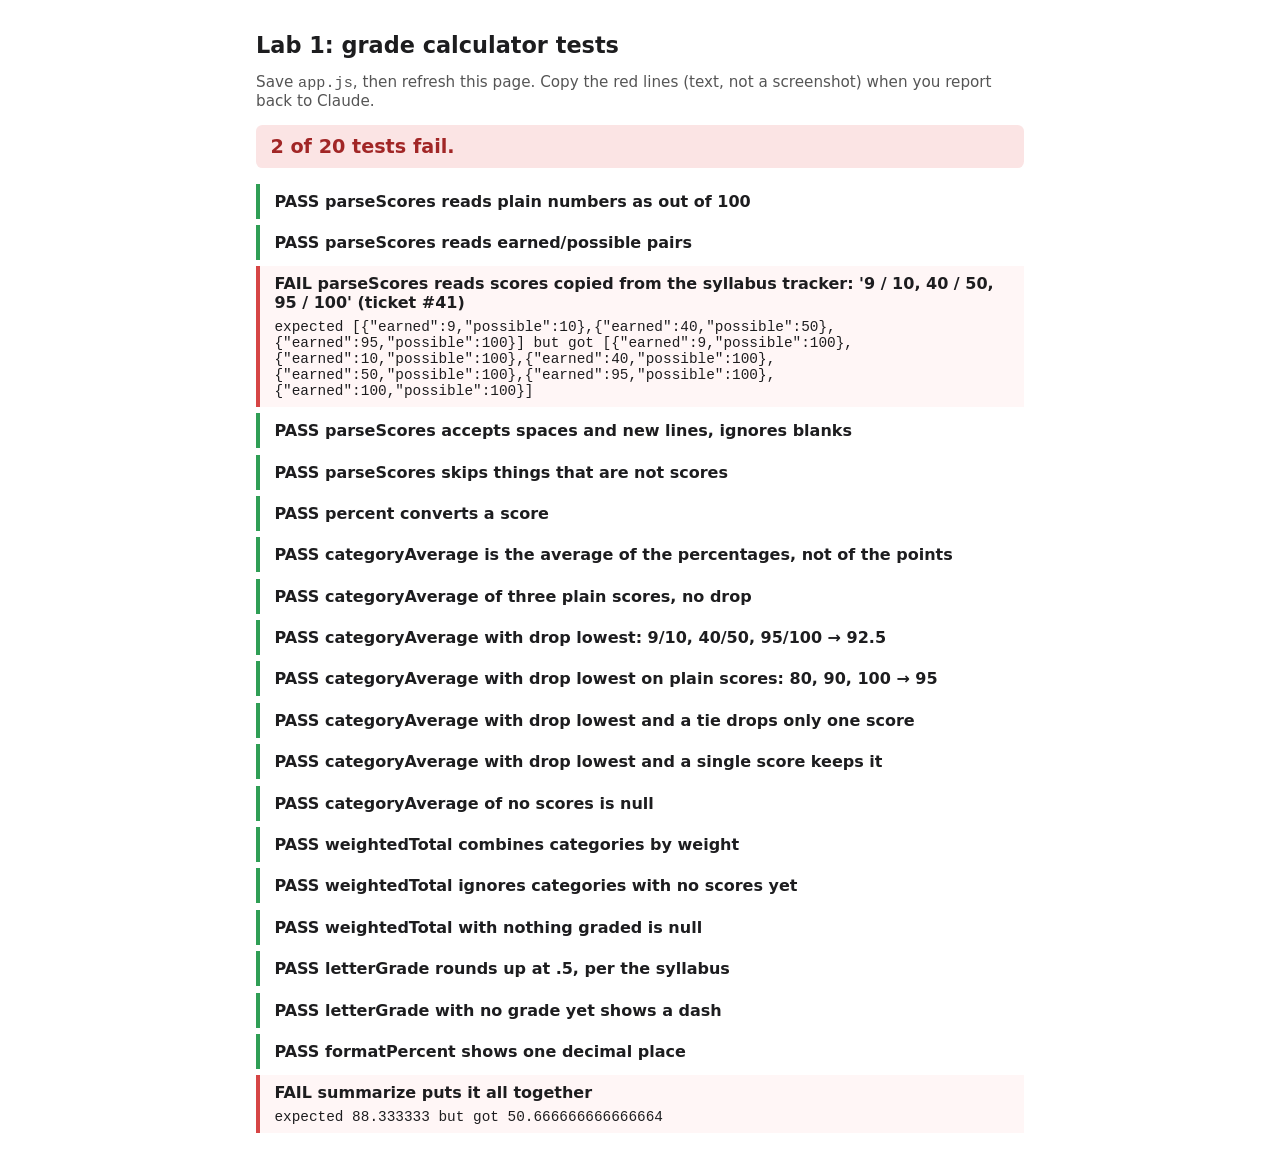
<file: labs/lab1-bug/tests.html>
<!doctype html>
<html lang="en">
<head>
<meta charset="utf-8">
<meta name="viewport" content="width=device-width, initial-scale=1">
<title>Lab 1 tests</title>
<style>
  body { font-family: system-ui, sans-serif; margin: 2rem auto; max-width: 48rem; padding: 0 1rem; color: #1d1d1f; background: #fff; }
  h1 { font-size: 1.4rem; }
  #summary { font-size: 1.2rem; font-weight: 600; padding: .6rem .9rem; border-radius: .4rem; }
  #summary.pass { background: #e4f5e8; color: #1d6b35; }
  #summary.fail { background: #fbe4e4; color: #a12626; }
  ul { list-style: none; padding: 0; }
  li { padding: .5rem .9rem; border-left: 4px solid #ccc; margin: .4rem 0; }
  li.pass { border-color: #2f9e55; }
  li.fail { border-color: #d64545; background: #fff6f6; }
  pre { margin: .4rem 0 0; white-space: pre-wrap; font-size: .9rem; }
  p.hint { color: #555; font-size: .95rem; }
</style>
</head>
<body>
<h1>Lab 1: grade calculator tests</h1>
<p class="hint">Save <code>app.js</code>, then refresh this page. Copy the red lines (text, not a screenshot) when you report back to Claude.</p>
<div id="summary">Running…</div>
<ul id="results"></ul>
<script src="../harness.js"></script>
<script src="app.js"></script>
<script src="tests.js"></script>
</body>
</html>
</file>
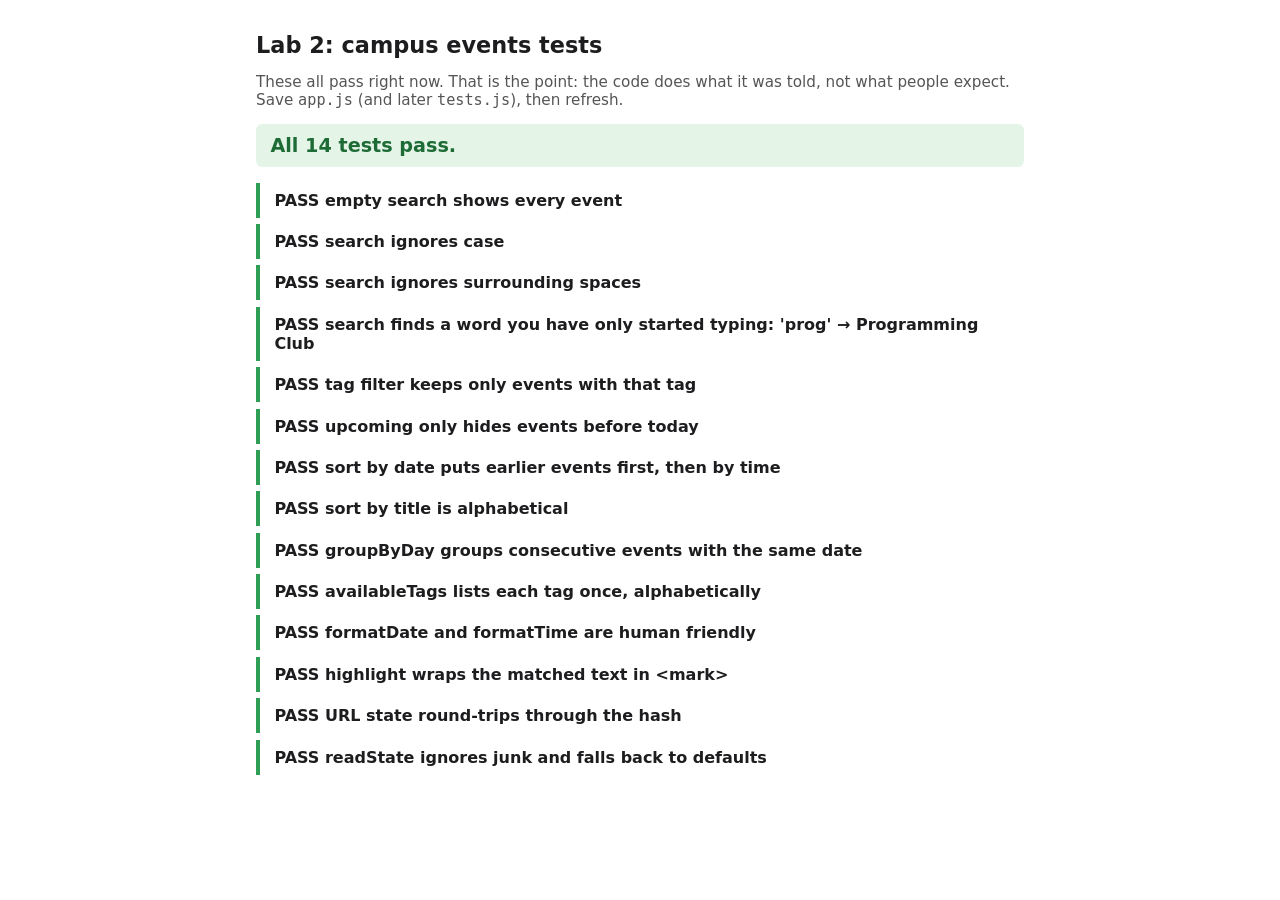
<file: labs/lab2-complaint/tests.html>
<!doctype html>
<html lang="en">
<head>
<meta charset="utf-8">
<meta name="viewport" content="width=device-width, initial-scale=1">
<title>Lab 2 tests</title>
<style>
  body { font-family: system-ui, sans-serif; margin: 2rem auto; max-width: 48rem; padding: 0 1rem; color: #1d1d1f; background: #fff; }
  h1 { font-size: 1.4rem; }
  #summary { font-size: 1.2rem; font-weight: 600; padding: .6rem .9rem; border-radius: .4rem; }
  #summary.pass { background: #e4f5e8; color: #1d6b35; }
  #summary.fail { background: #fbe4e4; color: #a12626; }
  ul { list-style: none; padding: 0; }
  li { padding: .5rem .9rem; border-left: 4px solid #ccc; margin: .4rem 0; }
  li.pass { border-color: #2f9e55; }
  li.fail { border-color: #d64545; background: #fff6f6; }
  pre { margin: .4rem 0 0; white-space: pre-wrap; font-size: .9rem; }
  p.hint { color: #555; font-size: .95rem; }
</style>
</head>
<body>
<h1>Lab 2: campus events tests</h1>
<p class="hint">These all pass right now. That is the point: the code does what it was told, not what people expect. Save <code>app.js</code> (and later <code>tests.js</code>), then refresh.</p>
<div id="summary">Running…</div>
<ul id="results"></ul>
<script src="../harness.js"></script>
<script src="app.js"></script>
<script src="tests.js"></script>
</body>
</html>
</file>
<file: docs/css/slides.css>
:root {
  --bg: #fbfaf7;
  --surface: #ffffff;
  --surface-2: #f1efe9;
  --text: #1d1d1f;
  --muted: #5b5b63;
  --accent: #2f6fde;
  --accent-soft: #e3ecfc;
  --ok: #1f8a4c;
  --warn: #b25e00;
  --bad: #c0362c;
  --border: #dcd8cf;
  --code-bg: #f1efe9;
  --code-text: #1d1d1f;
  --shadow: 0 2px 10px rgba(0, 0, 0, 0.06);
  --font: system-ui, -apple-system, "Segoe UI", Roboto, "Helvetica Neue", Arial, sans-serif;
  --mono: ui-monospace, "Cascadia Code", "SF Mono", Menlo, Consolas, "Liberation Mono", monospace;
  --gutter: 16px;
  --radius: 10px;
}

@media (prefers-color-scheme: dark) {
  :root:not([data-theme="light"]) {
    --bg: #15161a;
    --surface: #1e2026;
    --surface-2: #262932;
    --text: #ecebe7;
    --muted: #a3a3ad;
    --accent: #7aa7ff;
    --accent-soft: #23304d;
    --ok: #4cc782;
    --warn: #f0a24a;
    --bad: #ff7b70;
    --border: #353844;
    --code-bg: #262932;
    --code-text: #ecebe7;
    --shadow: none;
  }
}

:root[data-theme="dark"] {
  --bg: #15161a;
  --surface: #1e2026;
  --surface-2: #262932;
  --text: #ecebe7;
  --muted: #a3a3ad;
  --accent: #7aa7ff;
  --accent-soft: #23304d;
  --ok: #4cc782;
  --warn: #f0a24a;
  --bad: #ff7b70;
  --border: #353844;
  --code-bg: #262932;
  --code-text: #ecebe7;
  --shadow: none;
}

* {
  box-sizing: border-box;
}

html,
body {
  margin: 0;
  padding: 0;
  height: 100%;
}

body {
  background: var(--bg);
  color: var(--text);
  font-family: var(--font);
  font-size: clamp(18px, 2.4vw, 34px);
  line-height: 1.35;
  overflow-x: hidden;
}

a {
  color: var(--accent);
}

code,
pre,
kbd {
  font-family: var(--mono);
}

/* ===== Deck layout ===================================================== */

.deck {
  position: relative;
  width: 100%;
  min-height: 100vh;
  min-height: 100dvh;
}

.slide {
  display: none;
  flex-direction: column;
  justify-content: center;
  min-height: 100vh;
  min-height: 100dvh;
  width: 100%;
  max-width: 1300px;
  margin: 0 auto;
  padding: 3.2em var(--gutter) 3.6em;
}

.slide.active {
  display: flex;
}

@media (min-width: 700px) {
  .slide {
    padding-left: 5vw;
    padding-right: 5vw;
  }
}

.slide h1 {
  font-size: 2.3em;
  line-height: 1.1;
  margin: 0 0 0.4em;
  letter-spacing: -0.02em;
}

.slide h2 {
  font-size: 1.7em;
  line-height: 1.15;
  margin: 0 0 0.6em;
  letter-spacing: -0.01em;
}

.slide h3 {
  font-size: 1.1em;
  margin: 0.4em 0 0.3em;
  color: var(--muted);
}

.slide p {
  margin: 0 0 0.6em;
}

.slide ul,
.slide ol {
  margin: 0 0 0.6em;
  padding-left: 1.2em;
}

.slide li {
  margin: 0.25em 0;
}

.slide li::marker {
  color: var(--accent);
}

.lead {
  font-size: 1.15em;
  color: var(--muted);
}

.small {
  font-size: 0.7em;
  color: var(--muted);
}

.big {
  font-size: 1.4em;
}

.center {
  text-align: center;
  align-items: center;
}

.kicker {
  font-size: 0.6em;
  font-weight: 700;
  letter-spacing: 0.14em;
  text-transform: uppercase;
  color: var(--accent);
  margin-bottom: 0.6em;
}

/* ===== Slide variants ================================================== */

.slide.title-slide h1 {
  font-size: 2.8em;
}

.slide.divider {
  text-align: left;
}

.slide.divider h1 {
  font-size: 2.6em;
}

.slide.divider .kicker {
  font-size: 0.8em;
}

.slide.lab .kicker {
  color: var(--ok);
}

.slide.lab ol {
  font-size: 0.85em;
}

.slide.lab .labfoot {
  font-size: 0.65em;
  color: var(--muted);
  margin-top: 0.6em;
}

.pill {
  display: inline-block;
  font-size: 0.6em;
  font-weight: 600;
  padding: 0.15em 0.7em;
  border-radius: 999px;
  background: var(--accent-soft);
  color: var(--accent);
  vertical-align: middle;
}

/* ===== Code ============================================================ */

code {
  background: var(--code-bg);
  color: var(--code-text);
  padding: 0.05em 0.3em;
  border-radius: 5px;
  font-size: 0.9em;
  overflow-wrap: anywhere;
}

pre {
  background: var(--code-bg);
  color: var(--code-text);
  border: 1px solid var(--border);
  border-radius: var(--radius);
  padding: 0.6em 0.8em;
  margin: 0.3em 0 0.7em;
  font-size: 0.72em;
  line-height: 1.4;
  overflow-x: auto;
  max-width: 100%;
  white-space: pre-wrap;
  word-break: break-word;
}

pre code {
  background: none;
  padding: 0;
  font-size: 1em;
}

.cmd {
  display: block;
  font-size: 0.62em;
  color: var(--muted);
  margin-top: 0.15em;
}

.cmd code {
  font-size: 1em;
}

kbd {
  font-size: 0.8em;
  border: 1px solid var(--border);
  border-bottom-width: 3px;
  border-radius: 6px;
  padding: 0.05em 0.4em;
  background: var(--surface);
}

/* ===== Grids and cards ================================================= */

.cols {
  display: grid;
  grid-template-columns: 1fr;
  gap: 0.8em;
}

@media (min-width: 800px) {
  .cols {
    grid-template-columns: 1fr 1fr;
    gap: 1.4em;
  }

  .cols.three {
    grid-template-columns: 1fr 1fr 1fr;
  }
}

.card {
  background: var(--surface);
  border: 1px solid var(--border);
  border-radius: var(--radius);
  padding: 0.6em 0.8em;
  box-shadow: var(--shadow);
}

.card h3 {
  margin-top: 0;
  color: var(--text);
}

.card p,
.card ul {
  font-size: 0.8em;
}

.card.good {
  border-left: 6px solid var(--ok);
}

.card.bad {
  border-left: 6px solid var(--bad);
}

table.simple {
  border-collapse: collapse;
  font-size: 0.7em;
  width: 100%;
}

table.simple th,
table.simple td {
  text-align: left;
  border-bottom: 1px solid var(--border);
  padding: 0.35em 0.5em;
  vertical-align: top;
}

table.simple th {
  color: var(--muted);
  font-weight: 600;
}

.table-wrap {
  overflow-x: auto;
  max-width: 100%;
}

/* ===== Ticket and chat ================================================= */

.ticket {
  background: var(--surface);
  border: 1px solid var(--border);
  border-left: 6px solid var(--warn);
  border-radius: var(--radius);
  padding: 0.5em 0.8em;
  margin: 0 0 0.7em;
  font-size: 0.72em;
  box-shadow: var(--shadow);
}

.ticket p {
  margin: 0 0 0.4em;
}

.ticket p:last-child {
  margin-bottom: 0;
}

.ticket .from {
  font-size: 0.85em;
  color: var(--muted);
}

.chat {
  display: flex;
  flex-direction: column;
  gap: 0.4em;
  font-size: 0.7em;
  margin: 0 0 0.6em;
}

.chat .you,
.chat .ai {
  border-radius: var(--radius);
  padding: 0.4em 0.7em;
  max-width: 92%;
}

.chat .you {
  align-self: flex-end;
  background: var(--accent-soft);
}

.chat .ai {
  align-self: flex-start;
  background: var(--surface);
  border: 1px solid var(--border);
}

.chat .who {
  display: block;
  font-size: 0.75em;
  font-weight: 700;
  color: var(--muted);
  text-transform: uppercase;
  letter-spacing: 0.08em;
}

.chat pre {
  font-size: 0.9em;
  margin: 0.3em 0;
}

.habit {
  display: inline-block;
  min-width: 1.6em;
  text-align: center;
  font-weight: 700;
  color: var(--accent);
}

.skel {
  display: inline-block;
  font-size: 0.75em;
  font-weight: 600;
  padding: 0.05em 0.5em;
  border-radius: 999px;
  border: 1px solid var(--accent);
  color: var(--accent);
  white-space: nowrap;
}

/* ===== Notes =========================================================== */

aside.notes {
  display: none;
}

body.show-notes .slide.active aside.notes {
  display: block;
  position: fixed;
  left: 0;
  right: 0;
  bottom: 2.4rem;
  max-height: 42vh;
  overflow-y: auto;
  background: var(--surface);
  border-top: 3px solid var(--warn);
  padding: 12px var(--gutter);
  font-size: 17px;
  line-height: 1.45;
  color: var(--text);
  z-index: 20;
  box-shadow: 0 -4px 16px rgba(0, 0, 0, 0.15);
}

body.show-notes .slide.active aside.notes::before {
  content: "Speaker notes";
  display: block;
  font-weight: 700;
  color: var(--warn);
  font-size: 13px;
  text-transform: uppercase;
  letter-spacing: 0.1em;
  margin-bottom: 4px;
}

aside.notes ul {
  margin: 0;
  padding-left: 1.2em;
}

/* ===== Chrome (counter, progress, help) ================================ */

.hud {
  position: fixed;
  left: 0;
  right: 0;
  bottom: 0;
  height: 2.4rem;
  display: flex;
  align-items: center;
  gap: 12px;
  padding: 0 var(--gutter);
  font-size: 14px;
  color: var(--muted);
  background: var(--bg);
  border-top: 1px solid var(--border);
  z-index: 30;
}

.hud .section-name {
  flex: 1;
  white-space: nowrap;
  overflow: hidden;
  text-overflow: ellipsis;
}

.hud a,
.hud button {
  color: var(--muted);
  font: inherit;
  background: none;
  border: 1px solid var(--border);
  border-radius: 6px;
  padding: 2px 8px;
  cursor: pointer;
  text-decoration: none;
}

.hud .clock {
  font-family: var(--mono);
}

.progress {
  position: fixed;
  top: 0;
  left: 0;
  height: 4px;
  background: var(--accent);
  width: 0;
  z-index: 30;
  transition: width 0.2s ease;
}

.hide-narrow {
  display: none;
}

@media (min-width: 700px) {
  .hide-narrow {
    display: inline-block;
  }
}

/* ===== Overview grid =================================================== */

body.overview .deck {
  display: grid;
  grid-template-columns: repeat(auto-fill, minmax(260px, 1fr));
  gap: 12px;
  padding: 16px var(--gutter) 4rem;
}

body.overview .slide {
  display: flex;
  min-height: 0;
  height: 180px;
  overflow: hidden;
  padding: 10px 12px;
  font-size: 7px;
  border: 1px solid var(--border);
  border-radius: 8px;
  background: var(--surface);
  cursor: pointer;
  justify-content: flex-start;
}

body.overview .slide.active {
  outline: 3px solid var(--accent);
}

body.overview .slide aside.notes {
  display: none !important;
}

/* ===== Print =========================================================== */

@media print {
  @page {
    size: landscape;
    margin: 0.5in;
  }

  :root {
    --bg: #ffffff;
    --surface: #ffffff;
    --text: #000000;
    --muted: #444444;
    --code-bg: #f2f2f2;
    --shadow: none;
  }

  body {
    font-size: 20pt;
    background: #ffffff;
  }

  .hud,
  .progress {
    display: none !important;
  }

  .slide,
  .slide.active {
    display: flex;
    min-height: 0;
    height: auto;
    padding: 0;
    page-break-after: always;
    break-after: page;
    break-inside: avoid;
  }

  aside.notes {
    display: none !important;
  }
}
</file>
